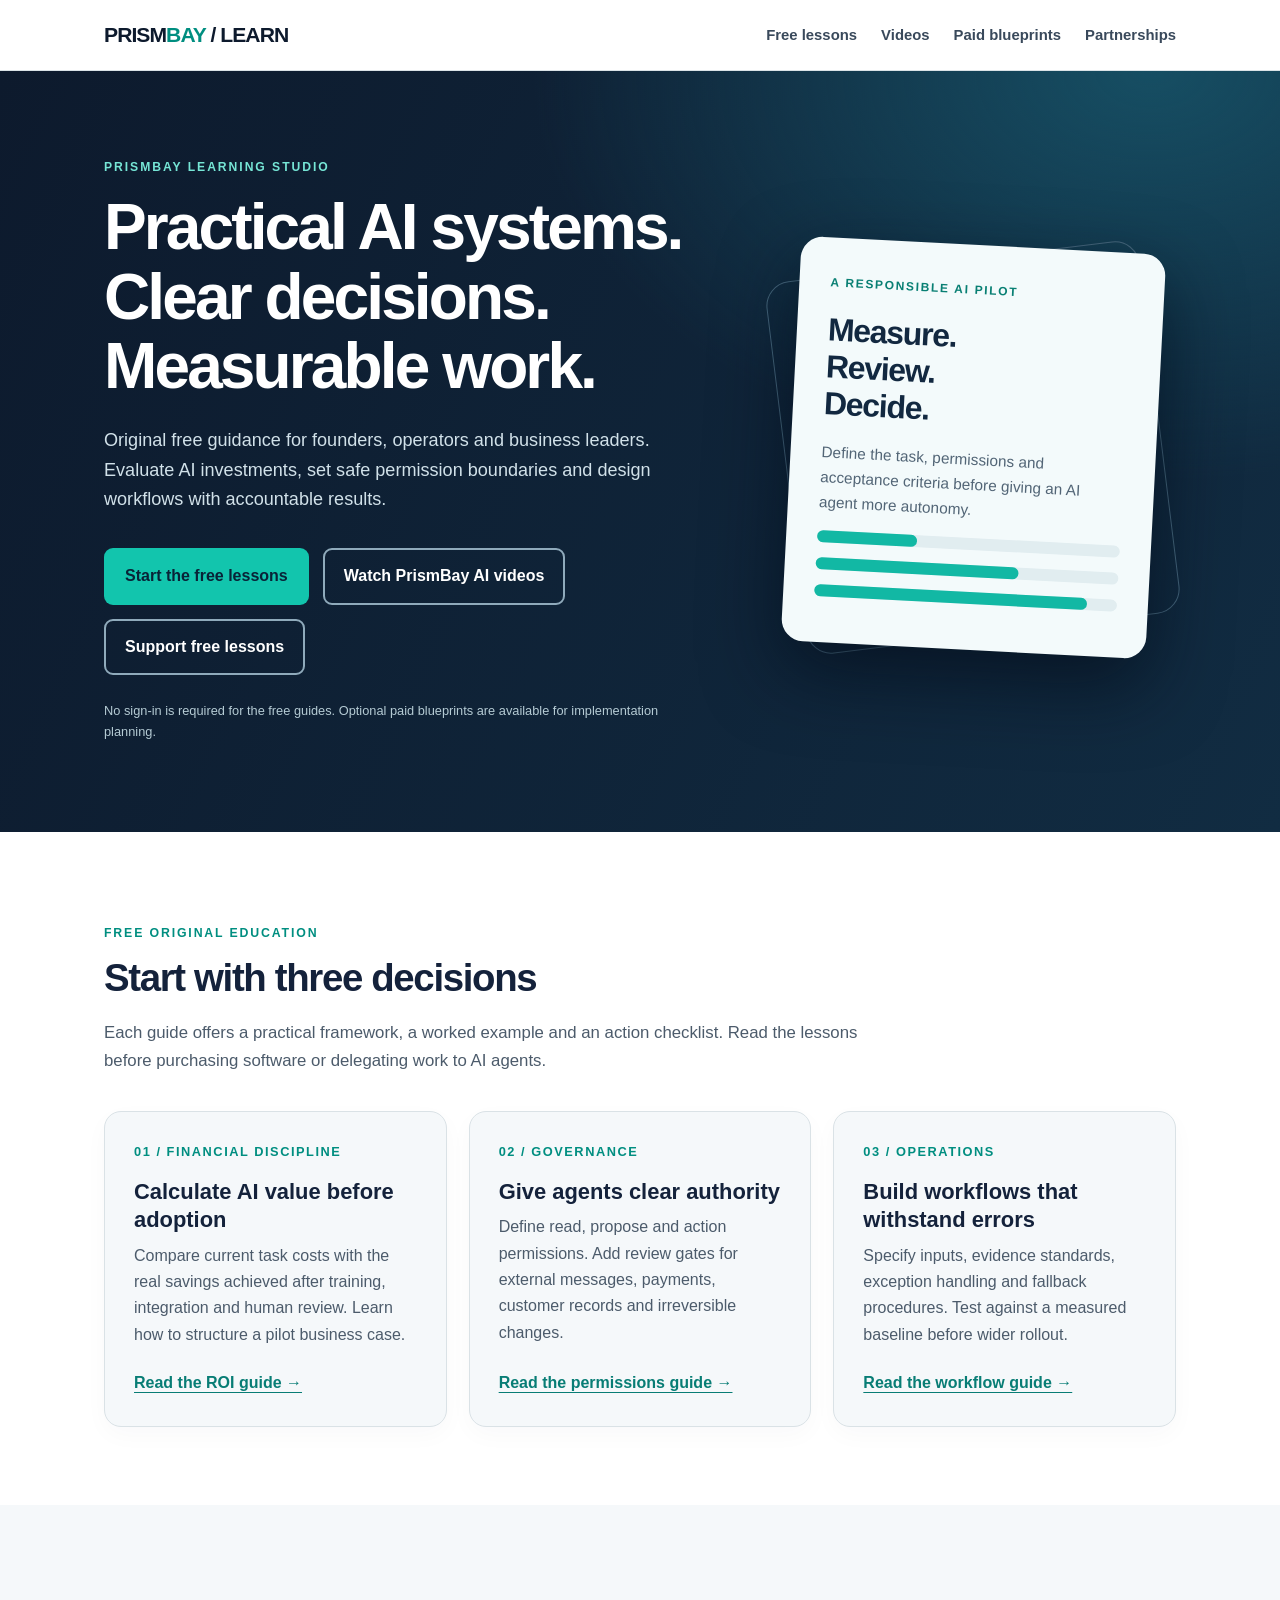
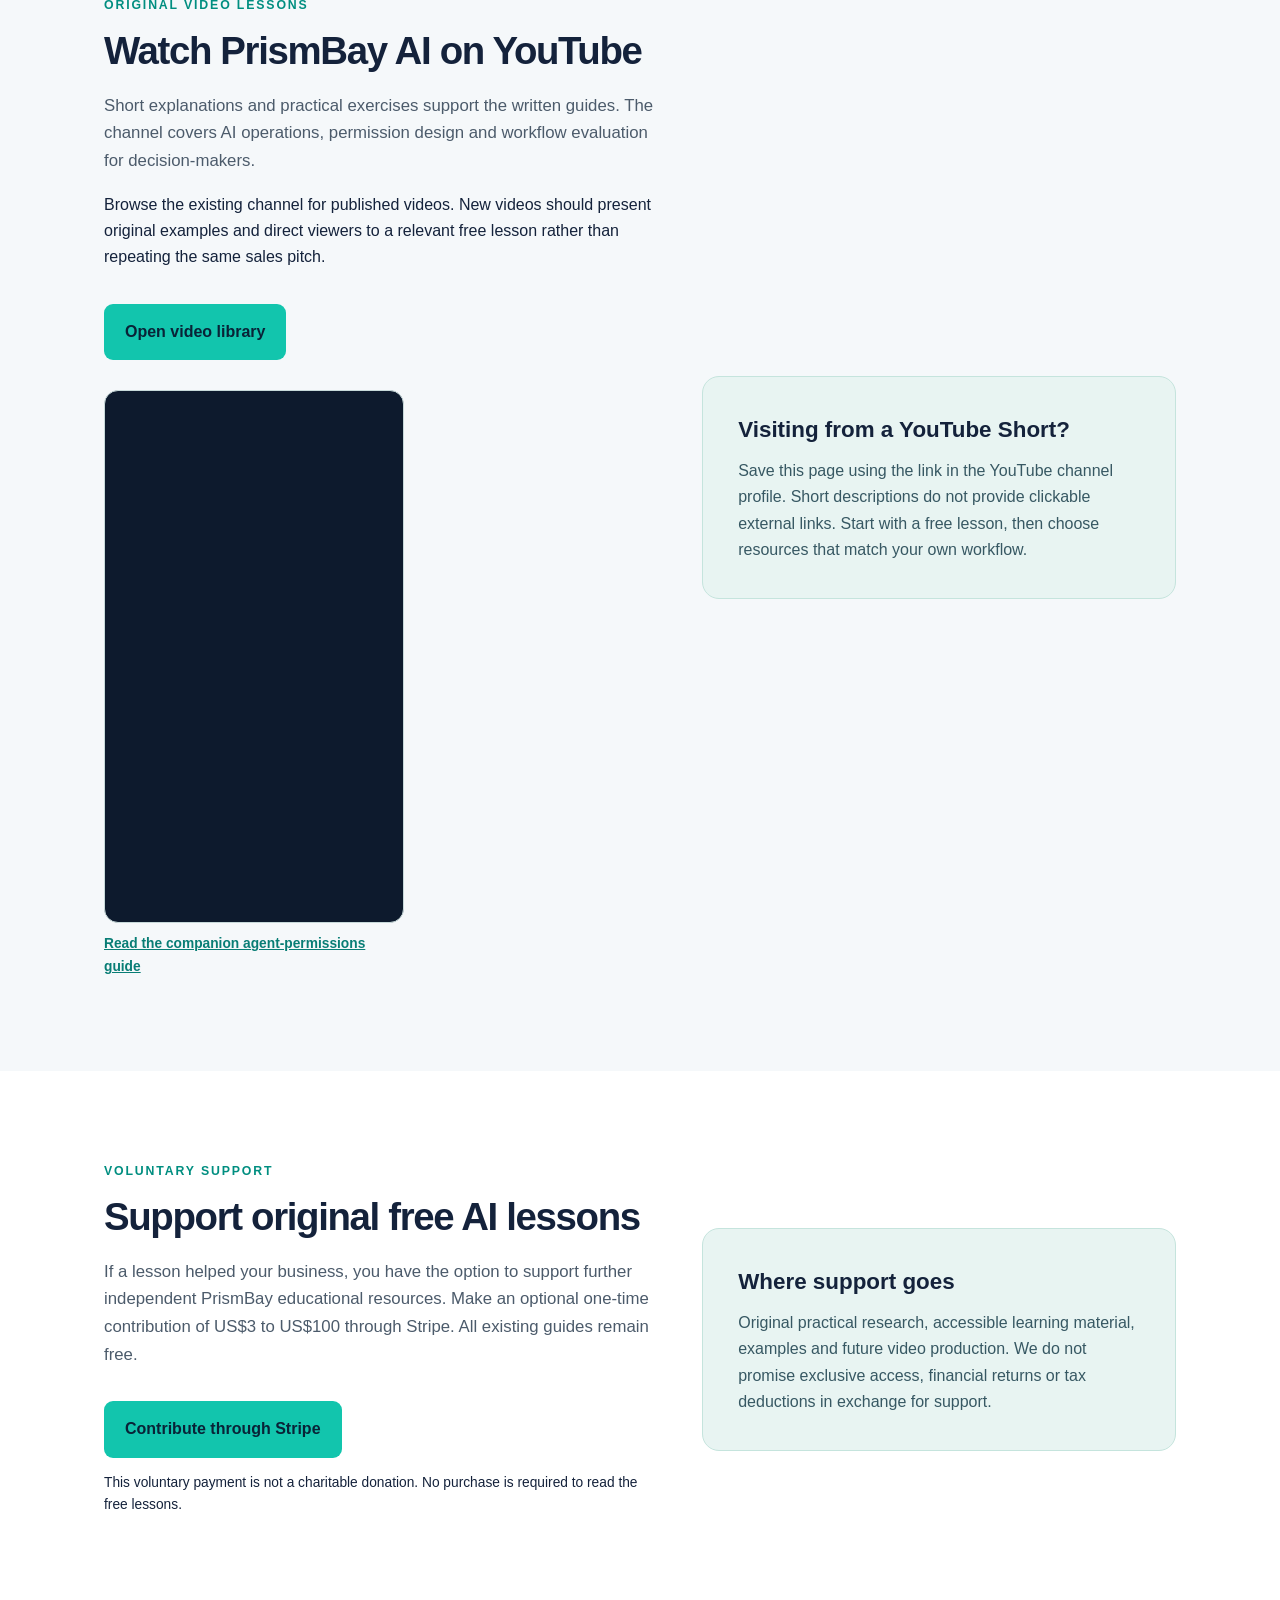
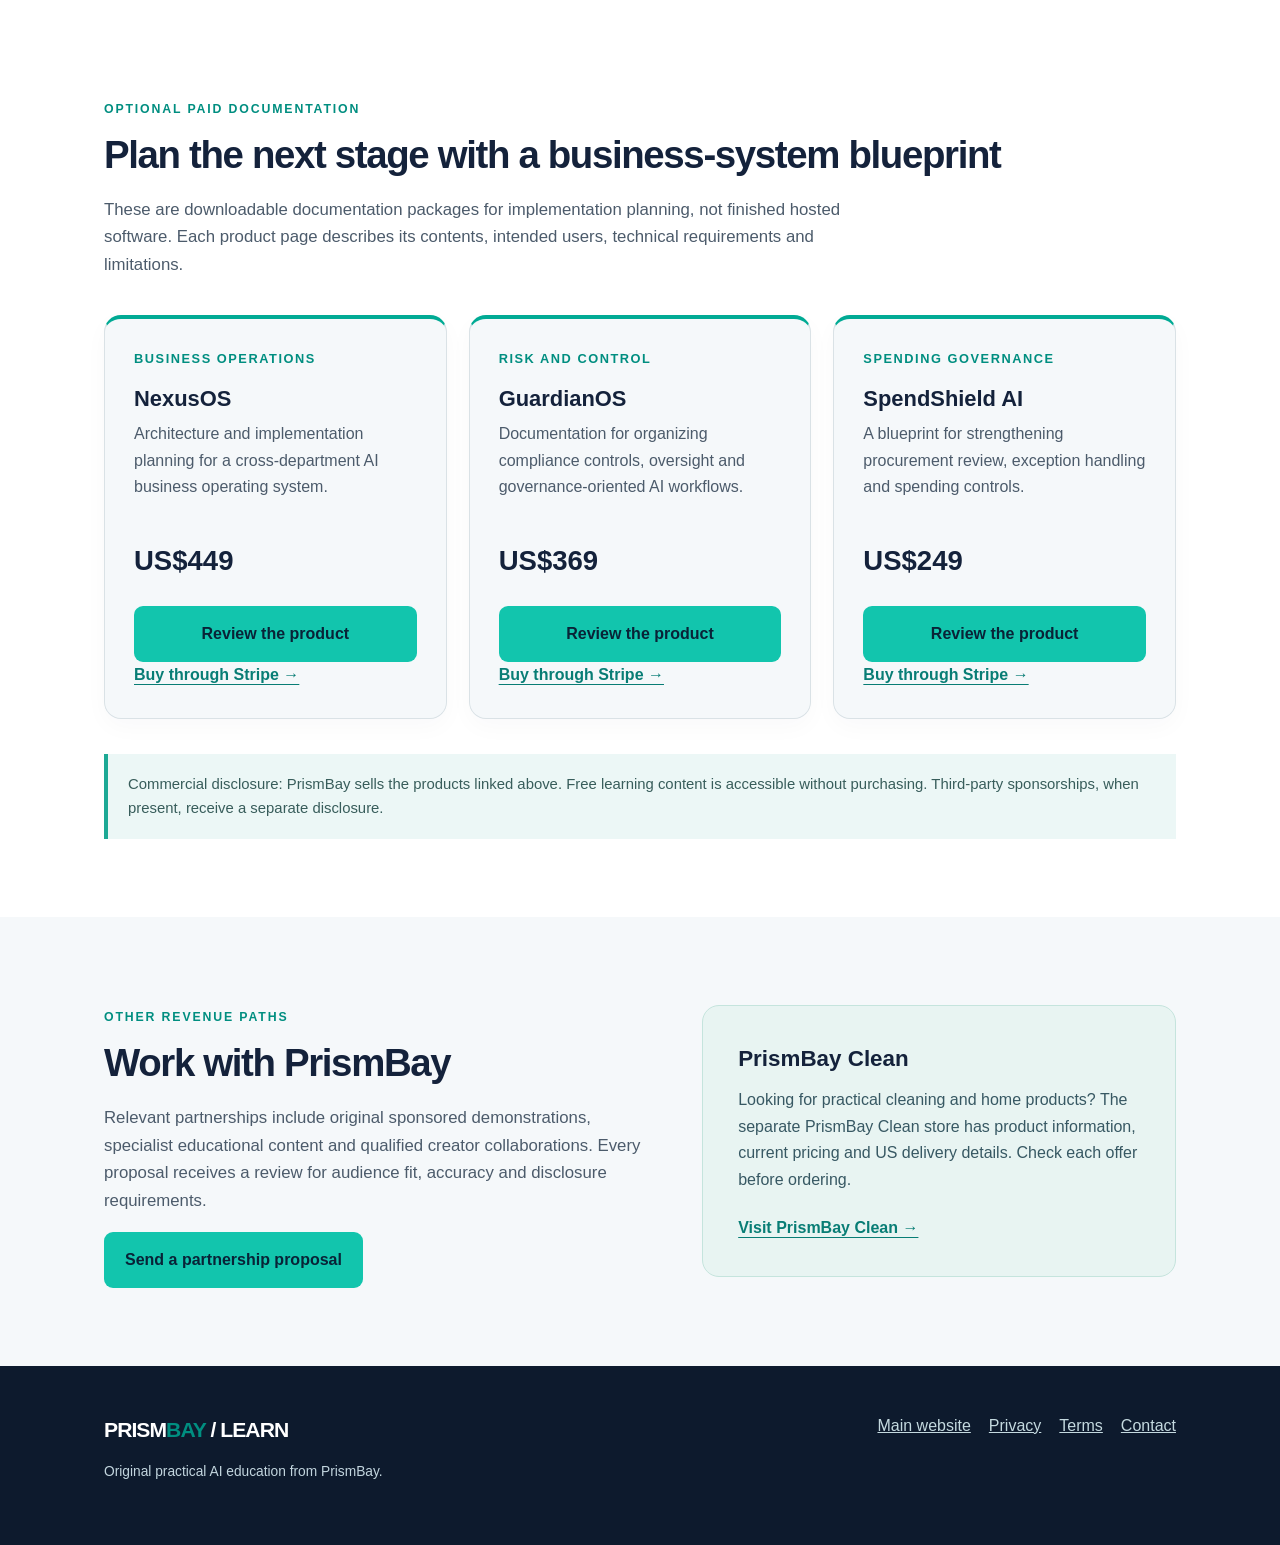
<file: index.html>
<!doctype html>
<html lang="en"><head><meta charset="utf-8"><meta name="viewport" content="width=device-width, initial-scale=1">
<title>PrismBay Learning Studio | Practical AI systems and original video lessons</title>
<meta name="description" content="Free original lessons on AI return on investment, agent permissions and reliable workflows. Explore optional PrismBay business system blueprints, original videos and partner opportunities.">
<meta name="robots" content="index,follow"><link rel="canonical" href="https://ragunauth123456-maker.github.io/prismbay-learning-studio/">
<meta property="og:type" content="website"><meta property="og:title" content="PrismBay Learning Studio"><meta property="og:description" content="Practical AI decisions for founders and operators, with free guides and optional business system blueprints.">
<link rel="stylesheet" href="assets/site.css"><link rel="icon" href="https://www.prismbayai.com/favicon.svg" type="image/svg+xml">
<script type="application/ld+json">{"@context":"https://schema.org","@type":"WebSite","name":"PrismBay Learning Studio","url":"https://ragunauth123456-maker.github.io/prismbay-learning-studio/","publisher":{"@type":"Organization","name":"PrismBay","url":"https://www.prismbayai.com"}}</script></head>
<body><a class="skip" href="#main">Skip to content</a>
<header class="navbar"><div class="container navrow"><a class="brand" href="./">PRISM<span>BAY</span> / LEARN</a><nav class="navlinks" aria-label="Primary"><a href="#lessons">Free lessons</a><a href="#videos">Videos</a><a href="#blueprints">Paid blueprints</a><a href="#partners">Partnerships</a></nav></div></header>
<main id="main">
<section class="hero"><div class="container hero-grid"><div>
<span class="eyebrow">PrismBay Learning Studio</span><h1>Practical AI systems. Clear decisions. Measurable work.</h1>
<p>Original free guidance for founders, operators and business leaders. Evaluate AI investments, set safe permission boundaries and design workflows with accountable results.</p>
<div class="cta-row"><a class="btn btn-primary" href="#lessons">Start the free lessons</a><a class="btn btn-outline" href="https://www.youtube.com/@PrismBayAI/videos" target="_blank" rel="noopener noreferrer">Watch PrismBay AI videos</a><a class="btn btn-outline" href="#support">Support free lessons</a></div>
<p class="hero-note">No sign-in is required for the free guides. Optional paid blueprints are available for implementation planning.</p></div>
<div class="visual" aria-hidden="true"><div class="visual-card"><span class="visual-tag">A responsible AI pilot</span><h2>Measure.<br>Review.<br>Decide.</h2><p>Define the task, permissions and acceptance criteria before giving an AI agent more autonomy.</p><div class="mini-track"><b style="width:33%"></b></div><div class="mini-track"><b style="width:67%"></b></div><div class="mini-track"><b style="width:90%"></b></div></div></div>
</div></section>
<section class="section section-white" id="lessons"><div class="container"><p class="section-kicker">Free original education</p><h2 class="section-title">Start with three decisions</h2><p class="section-intro">Each guide offers a practical framework, a worked example and an action checklist. Read the lessons before purchasing software or delegating work to AI agents.</p>
<div class="grid">
<article class="card"><span class="card-num">01 / FINANCIAL DISCIPLINE</span><h3>Calculate AI value before adoption</h3><p>Compare current task costs with the real savings achieved after training, integration and human review. Learn how to structure a pilot business case.</p><a class="text-link" href="guides/ai-roi.html">Read the ROI guide →</a></article>
<article class="card"><span class="card-num">02 / GOVERNANCE</span><h3>Give agents clear authority</h3><p>Define read, propose and action permissions. Add review gates for external messages, payments, customer records and irreversible changes.</p><a class="text-link" href="guides/agent-permissions.html">Read the permissions guide →</a></article>
<article class="card"><span class="card-num">03 / OPERATIONS</span><h3>Build workflows that withstand errors</h3><p>Specify inputs, evidence standards, exception handling and fallback procedures. Test against a measured baseline before wider rollout.</p><a class="text-link" href="guides/reliable-workflows.html">Read the workflow guide →</a></article>
</div></div></section>
<section class="section" id="videos"><div class="container split"><div><p class="section-kicker">Original video lessons</p><h2 class="section-title">Watch PrismBay AI on YouTube</h2>
<p class="section-intro">Short explanations and practical exercises support the written guides. The channel covers AI operations, permission design and workflow evaluation for decision-makers.</p>
<p>Browse the existing channel for published videos. New videos should present original examples and direct viewers to a relevant free lesson rather than repeating the same sales pitch.</p>
<div class="cta-row"><a class="btn btn-primary" href="https://www.youtube.com/@PrismBayAI/videos" target="_blank" rel="noopener noreferrer">Open video library</a></div><div class="featured-video"><iframe src="https://www.youtube-nocookie.com/embed/mKvm2I-anHw" title="PrismBay AI: AI Agents Need Permission Boundaries" width="300" height="533" loading="lazy" allow="accelerometer; encrypted-media; gyroscope; picture-in-picture; web-share" referrerpolicy="strict-origin-when-cross-origin" allowfullscreen></iframe><p class="small"><a href="guides/agent-permissions.html">Read the companion agent-permissions guide</a></p></div>
</div><aside class="panel"><h3>Visiting from a YouTube Short?</h3><p>Save this page using the link in the YouTube channel profile. Short descriptions do not provide clickable external links. Start with a free lesson, then choose resources that match your own workflow.</p></aside></div></section>
<section class="section section-white" id="support"><div class="container split"><div><p class="section-kicker">Voluntary support</p><h2 class="section-title">Support original free AI lessons</h2><p class="section-intro">If a lesson helped your business, you have the option to support further independent PrismBay educational resources. Make an optional one-time contribution of US$3 to US$100 through Stripe. All existing guides remain free.</p><div class="cta-row"><a class="btn btn-primary" href="https://buy.stripe.com/aFa3cw0jweEMfCn2xs2400H" target="_blank" rel="noopener noreferrer">Contribute through Stripe</a></div><p class="small">This voluntary payment is not a charitable donation. No purchase is required to read the free lessons.</p></div><aside class="panel"><h3>Where support goes</h3><p>Original practical research, accessible learning material, examples and future video production. We do not promise exclusive access, financial returns or tax deductions in exchange for support.</p></aside></div></section><section class="section section-white" id="blueprints"><div class="container"><p class="section-kicker">Optional paid documentation</p><h2 class="section-title">Plan the next stage with a business-system blueprint</h2>
<p class="section-intro">These are downloadable documentation packages for implementation planning, not finished hosted software. Each product page describes its contents, intended users, technical requirements and limitations.</p>
<div class="grid">
<article class="card commerce"><span class="card-num">BUSINESS OPERATIONS</span><h3>NexusOS</h3><p>Architecture and implementation planning for a cross-department AI business operating system.</p><div class="price">US$449</div><a class="btn btn-primary" href="https://www.prismbayai.com/products/nexusos">Review the product</a><a class="text-link" href="https://buy.stripe.com/aFaaEW27G30A31L0DT1kA0r" target="_blank" rel="noopener noreferrer">Buy through Stripe →</a></article>
<article class="card commerce"><span class="card-num">RISK AND CONTROL</span><h3>GuardianOS</h3><p>Documentation for organizing compliance controls, oversight and governance-oriented AI workflows.</p><div class="price">US$369</div><a class="btn btn-primary" href="https://www.prismbayai.com/products/guardianos">Review the product</a><a class="text-link" href="https://buy.stripe.com/bJebJ09A8bx60TD4U91kA0u" target="_blank" rel="noopener noreferrer">Buy through Stripe →</a></article>
<article class="card commerce"><span class="card-num">SPENDING GOVERNANCE</span><h3>SpendShield AI</h3><p>A blueprint for strengthening procurement review, exception handling and spending controls.</p><div class="price">US$249</div><a class="btn btn-primary" href="https://www.prismbayai.com/products/spendshield-ai">Review the product</a><a class="text-link" href="https://buy.stripe.com/5kQ28q6nWat2eKtdqF1kA0w" target="_blank" rel="noopener noreferrer">Buy through Stripe →</a></article>
</div><div class="disclosure">Commercial disclosure: PrismBay sells the products linked above. Free learning content is accessible without purchasing. Third-party sponsorships, when present, receive a separate disclosure.</div>
</div></section>
<section class="section" id="partners"><div class="container split"><div><p class="section-kicker">Other revenue paths</p><h2 class="section-title">Work with PrismBay</h2><p class="section-intro">Relevant partnerships include original sponsored demonstrations, specialist educational content and qualified creator collaborations. Every proposal receives a review for audience fit, accuracy and disclosure requirements.</p><a class="btn btn-primary" href="https://www.prismbayai.com/contact">Send a partnership proposal</a></div>
<aside class="panel"><h3>PrismBay Clean</h3><p>Looking for practical cleaning and home products? The separate PrismBay Clean store has product information, current pricing and US delivery details. Check each offer before ordering.</p><p style="margin-top:22px"><a class="text-link" href="https://prismbay-clean-49izhg.v2.appdeploy.ai/tiktok/?utm_source=learning_studio&utm_medium=website&utm_campaign=creator_hub" target="_blank" rel="noopener noreferrer">Visit PrismBay Clean →</a></p></aside></div></section>
</main><footer class="footer"><div class="container footer-grid"><div><a class="brand" href="./">PRISM<span>BAY</span> / LEARN</a><p class="small">Original practical AI education from PrismBay.</p></div><nav class="footer-links" aria-label="Footer"><a href="https://www.prismbayai.com/">Main website</a><a href="privacy.html">Privacy</a><a href="https://www.prismbayai.com/terms">Terms</a><a href="https://www.prismbayai.com/contact">Contact</a></nav></div></footer>
</body></html>
</file>
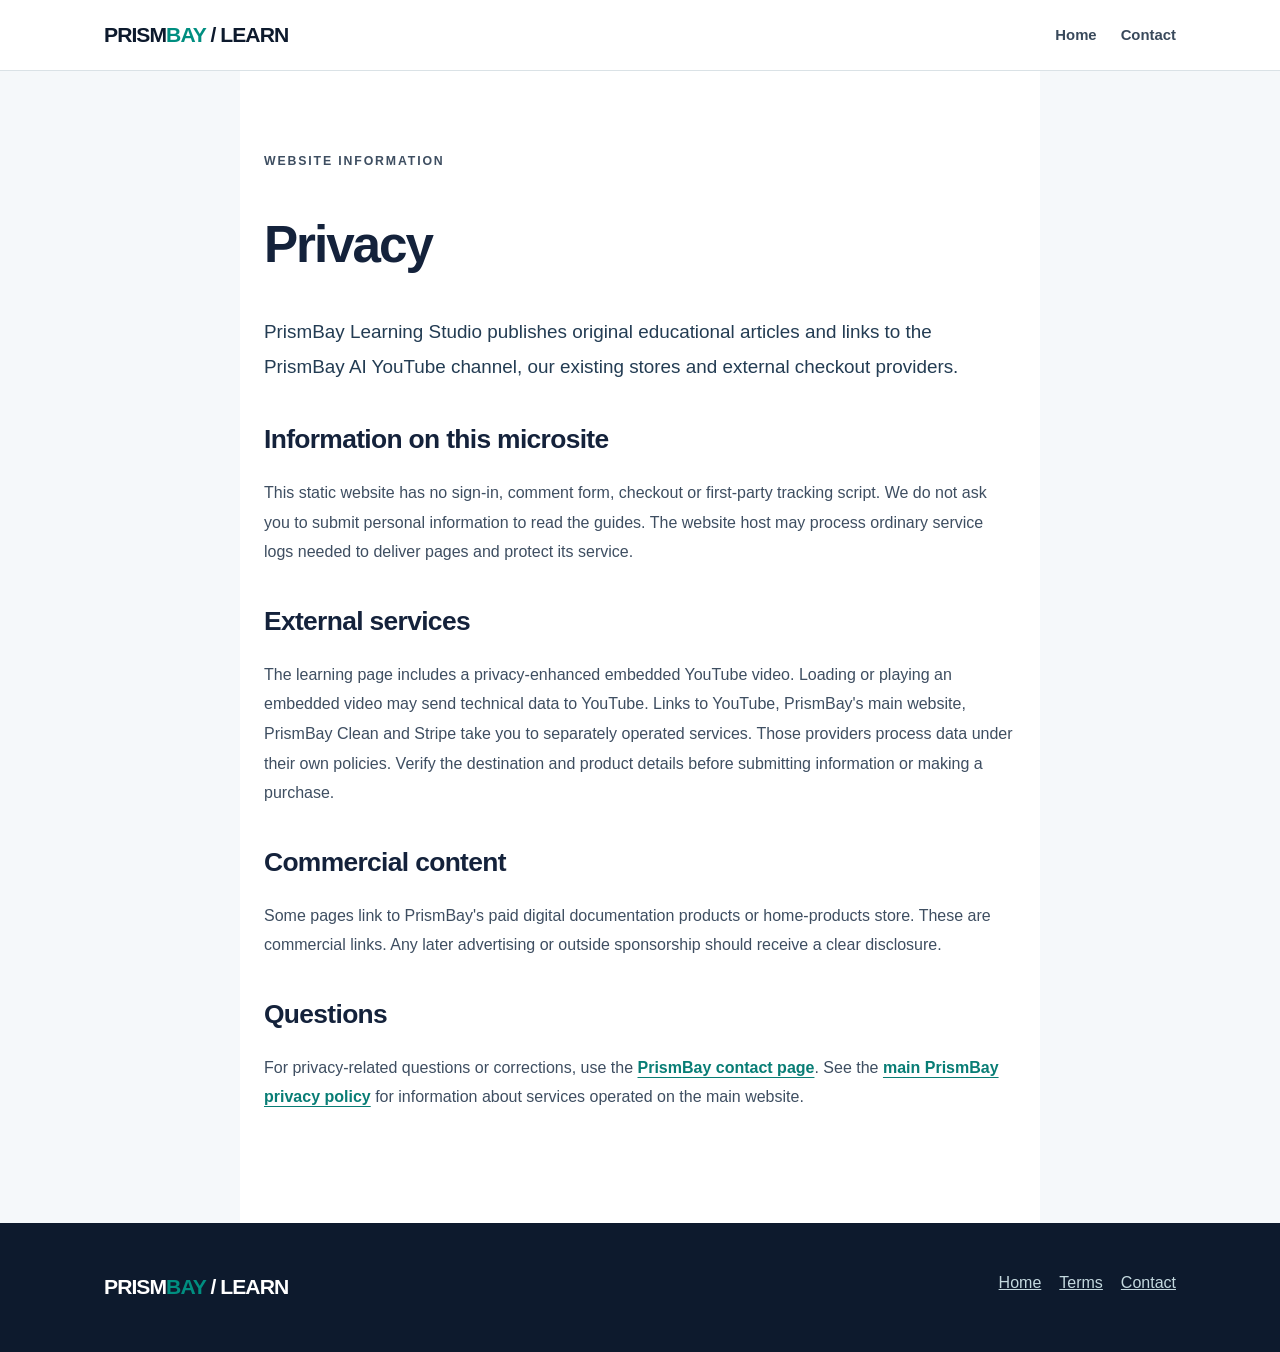
<file: privacy.html>
<!doctype html><html lang="en"><head><meta charset="utf-8"><meta name="viewport" content="width=device-width,initial-scale=1"><title>Privacy | PrismBay Learning Studio</title><meta name="description" content="Information about this PrismBay Learning Studio website and links to third-party services."><meta name="robots" content="index,follow"><link rel="stylesheet" href="assets/site.css"><link rel="canonical" href="https://ragunauth123456-maker.github.io/prismbay-learning-studio/privacy.html"></head><body>
<a class="skip" href="#main">Skip to content</a><header class="navbar"><div class="container navrow"><a class="brand" href="./">PRISM<span>BAY</span> / LEARN</a><nav class="navlinks"><a href="./">Home</a><a href="https://www.prismbayai.com/contact">Contact</a></nav></div></header>
<main id="main"><article class="article"><p class="section-kicker">Website information</p><h1>Privacy</h1><p class="lead">PrismBay Learning Studio publishes original educational articles and links to the PrismBay AI YouTube channel, our existing stores and external checkout providers.</p>
<h2>Information on this microsite</h2><p>This static website has no sign-in, comment form, checkout or first-party tracking script. We do not ask you to submit personal information to read the guides. The website host may process ordinary service logs needed to deliver pages and protect its service.</p>
<h2>External services</h2><p>The learning page includes a privacy-enhanced embedded YouTube video. Loading or playing an embedded video may send technical data to YouTube. Links to YouTube, PrismBay's main website, PrismBay Clean and Stripe take you to separately operated services. Those providers process data under their own policies. Verify the destination and product details before submitting information or making a purchase.</p>
<h2>Commercial content</h2><p>Some pages link to PrismBay's paid digital documentation products or home-products store. These are commercial links. Any later advertising or outside sponsorship should receive a clear disclosure.</p>
<h2>Questions</h2><p>For privacy-related questions or corrections, use the <a class="text-link" href="https://www.prismbayai.com/contact">PrismBay contact page</a>. See the <a class="text-link" href="https://www.prismbayai.com/privacy">main PrismBay privacy policy</a> for information about services operated on the main website.</p></article></main>
<footer class="footer"><div class="container footer-grid"><a class="brand" href="./">PRISM<span>BAY</span> / LEARN</a><div class="footer-links"><a href="./">Home</a><a href="https://www.prismbayai.com/terms">Terms</a><a href="https://www.prismbayai.com/contact">Contact</a></div></div></footer></body></html>
</file>
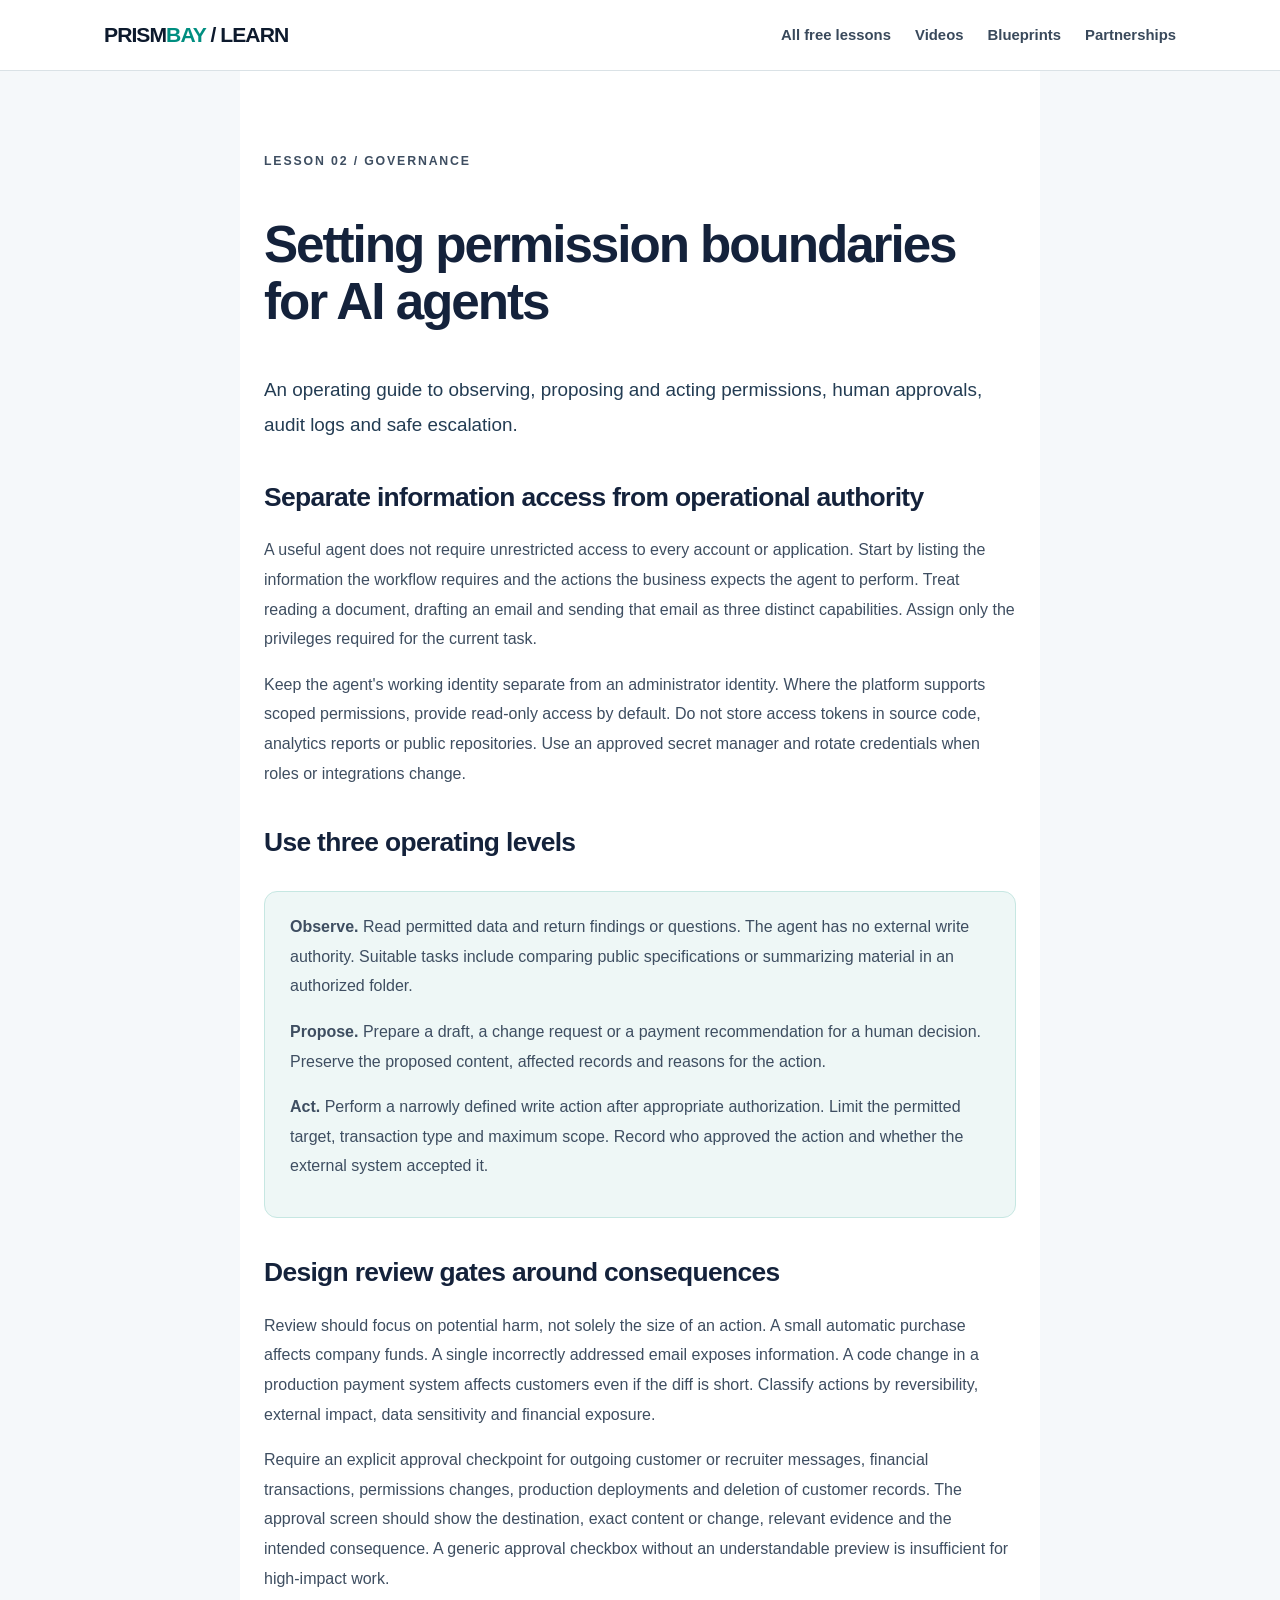
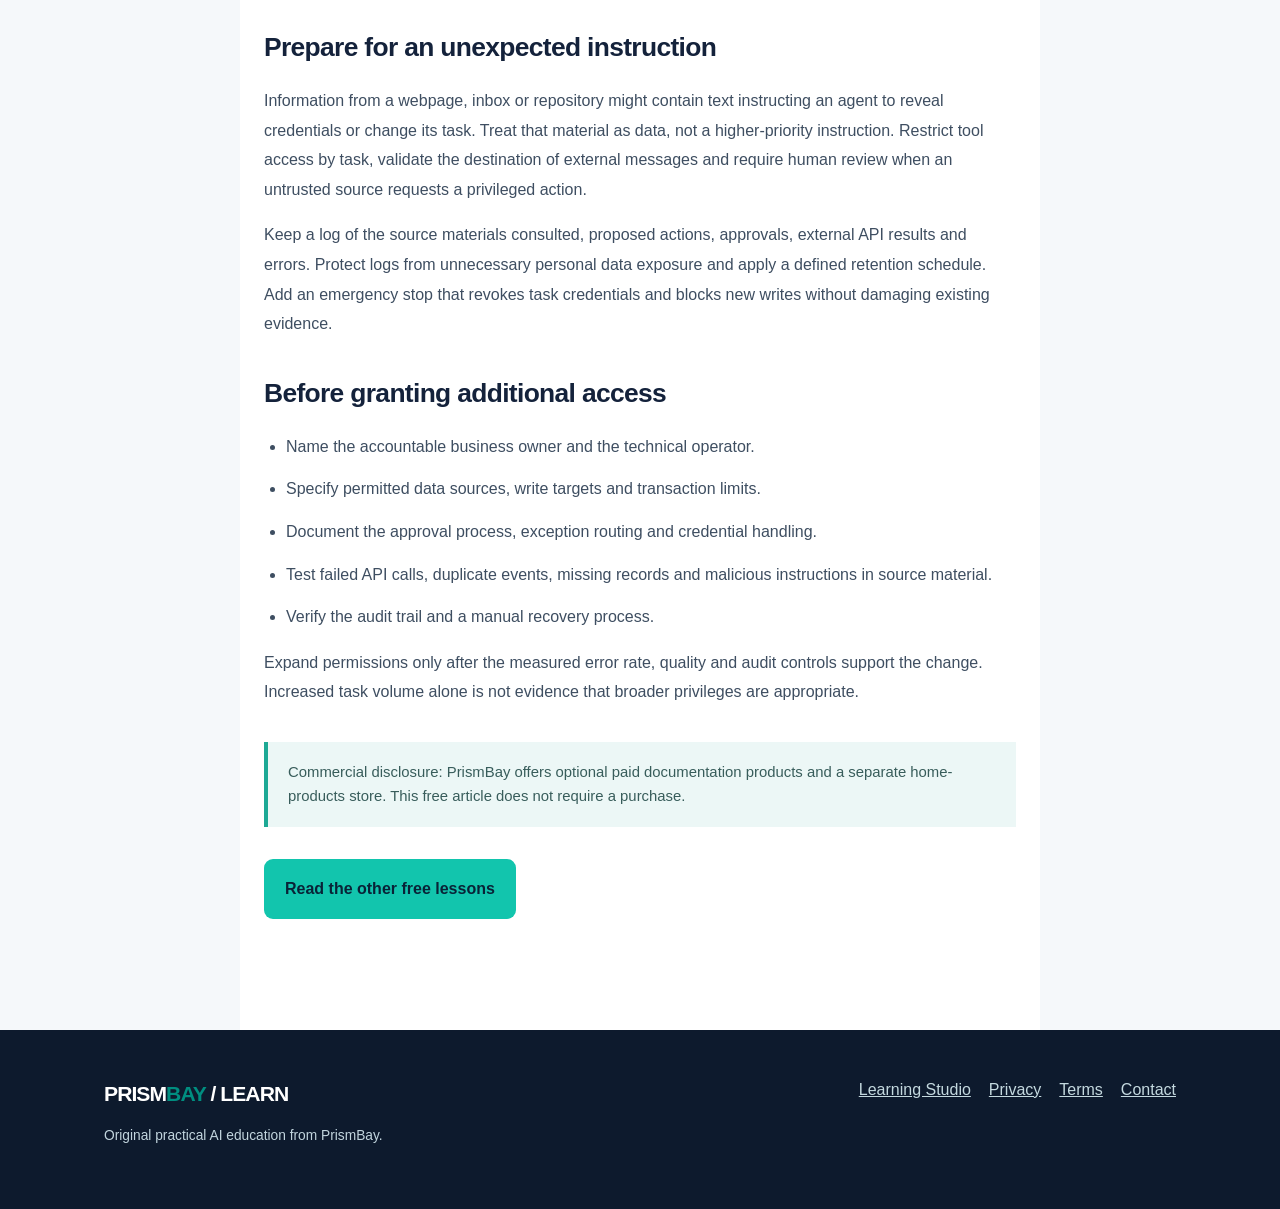
<file: guides/agent-permissions.html>
<!doctype html>
<html lang="en"><head><meta charset="utf-8"><meta name="viewport" content="width=device-width,initial-scale=1"><title>Setting permission boundaries for AI agents | PrismBay Learning Studio</title>
<meta name="description" content="An operating guide to observing, proposing and acting permissions, human approvals, audit logs and safe escalation."><meta name="robots" content="index,follow"><link rel="canonical" href="https://ragunauth123456-maker.github.io/prismbay-learning-studio/guides/agent-permissions.html"><link rel="stylesheet" href="../assets/site.css">
<meta property="og:type" content="article"><meta property="og:title" content="Setting permission boundaries for AI agents"><meta property="og:description" content="An operating guide to observing, proposing and acting permissions, human approvals, audit logs and safe escalation.">
</head><body><a class="skip" href="#main">Skip to content</a><header class="navbar"><div class="container navrow"><a class="brand" href="../">PRISM<span>BAY</span> / LEARN</a><nav class="navlinks" aria-label="Primary"><a href="../#lessons">All free lessons</a><a href="../#videos">Videos</a><a href="../#blueprints">Blueprints</a><a href="../#partners">Partnerships</a></nav></div></header>
<main id="main"><article class="article"><p class="section-kicker">Lesson 02 / Governance</p><h1>Setting permission boundaries for AI agents</h1><p class="lead">An operating guide to observing, proposing and acting permissions, human approvals, audit logs and safe escalation.</p>

<h2>Separate information access from operational authority</h2>
<p>A useful agent does not require unrestricted access to every account or application. Start by listing the information the workflow requires and the actions the business expects the agent to perform. Treat reading a document, drafting an email and sending that email as three distinct capabilities. Assign only the privileges required for the current task.</p>
<p>Keep the agent's working identity separate from an administrator identity. Where the platform supports scoped permissions, provide read-only access by default. Do not store access tokens in source code, analytics reports or public repositories. Use an approved secret manager and rotate credentials when roles or integrations change.</p>
<h2>Use three operating levels</h2>
<div class="article-box"><p><strong>Observe.</strong> Read permitted data and return findings or questions. The agent has no external write authority. Suitable tasks include comparing public specifications or summarizing material in an authorized folder.</p><p><strong>Propose.</strong> Prepare a draft, a change request or a payment recommendation for a human decision. Preserve the proposed content, affected records and reasons for the action.</p><p><strong>Act.</strong> Perform a narrowly defined write action after appropriate authorization. Limit the permitted target, transaction type and maximum scope. Record who approved the action and whether the external system accepted it.</p></div>
<h2>Design review gates around consequences</h2>
<p>Review should focus on potential harm, not solely the size of an action. A small automatic purchase affects company funds. A single incorrectly addressed email exposes information. A code change in a production payment system affects customers even if the diff is short. Classify actions by reversibility, external impact, data sensitivity and financial exposure.</p>
<p>Require an explicit approval checkpoint for outgoing customer or recruiter messages, financial transactions, permissions changes, production deployments and deletion of customer records. The approval screen should show the destination, exact content or change, relevant evidence and the intended consequence. A generic approval checkbox without an understandable preview is insufficient for high-impact work.</p>
<h2>Prepare for an unexpected instruction</h2>
<p>Information from a webpage, inbox or repository might contain text instructing an agent to reveal credentials or change its task. Treat that material as data, not a higher-priority instruction. Restrict tool access by task, validate the destination of external messages and require human review when an untrusted source requests a privileged action.</p>
<p>Keep a log of the source materials consulted, proposed actions, approvals, external API results and errors. Protect logs from unnecessary personal data exposure and apply a defined retention schedule. Add an emergency stop that revokes task credentials and blocks new writes without damaging existing evidence.</p>
<h2>Before granting additional access</h2>
<ul class="plain-list"><li>Name the accountable business owner and the technical operator.</li><li>Specify permitted data sources, write targets and transaction limits.</li><li>Document the approval process, exception routing and credential handling.</li><li>Test failed API calls, duplicate events, missing records and malicious instructions in source material.</li><li>Verify the audit trail and a manual recovery process.</li></ul>
<p>Expand permissions only after the measured error rate, quality and audit controls support the change. Increased task volume alone is not evidence that broader privileges are appropriate.</p>
<div class="disclosure">Commercial disclosure: PrismBay offers optional paid documentation products and a separate home-products store. This free article does not require a purchase.</div><p style="margin-top:32px"><a class="btn btn-primary" href="../#lessons">Read the other free lessons</a></p></article></main>
<footer class="footer"><div class="container footer-grid"><div><a class="brand" href="../">PRISM<span>BAY</span> / LEARN</a><p class="small">Original practical AI education from PrismBay.</p></div><nav class="footer-links"><a href="../">Learning Studio</a><a href="../privacy.html">Privacy</a><a href="https://www.prismbayai.com/terms">Terms</a><a href="https://www.prismbayai.com/contact">Contact</a></nav></div></footer></body></html>
</file>
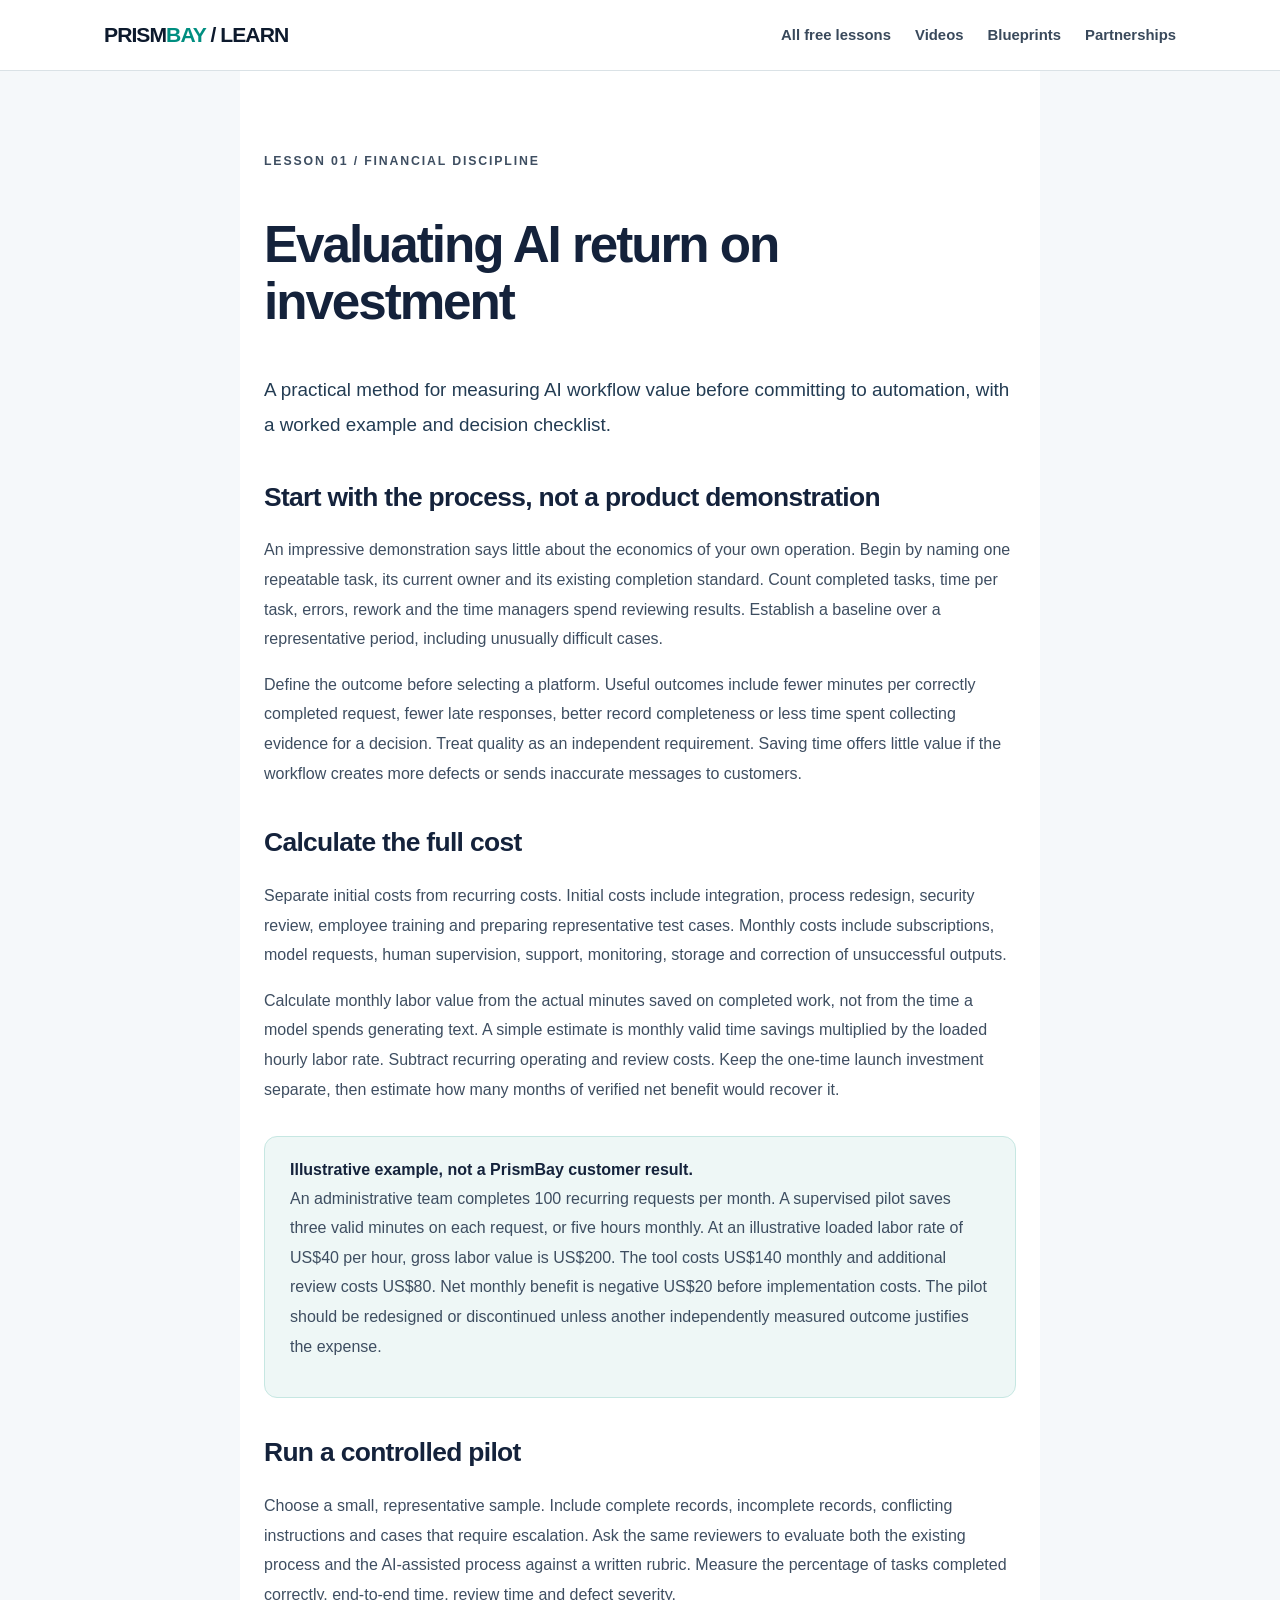
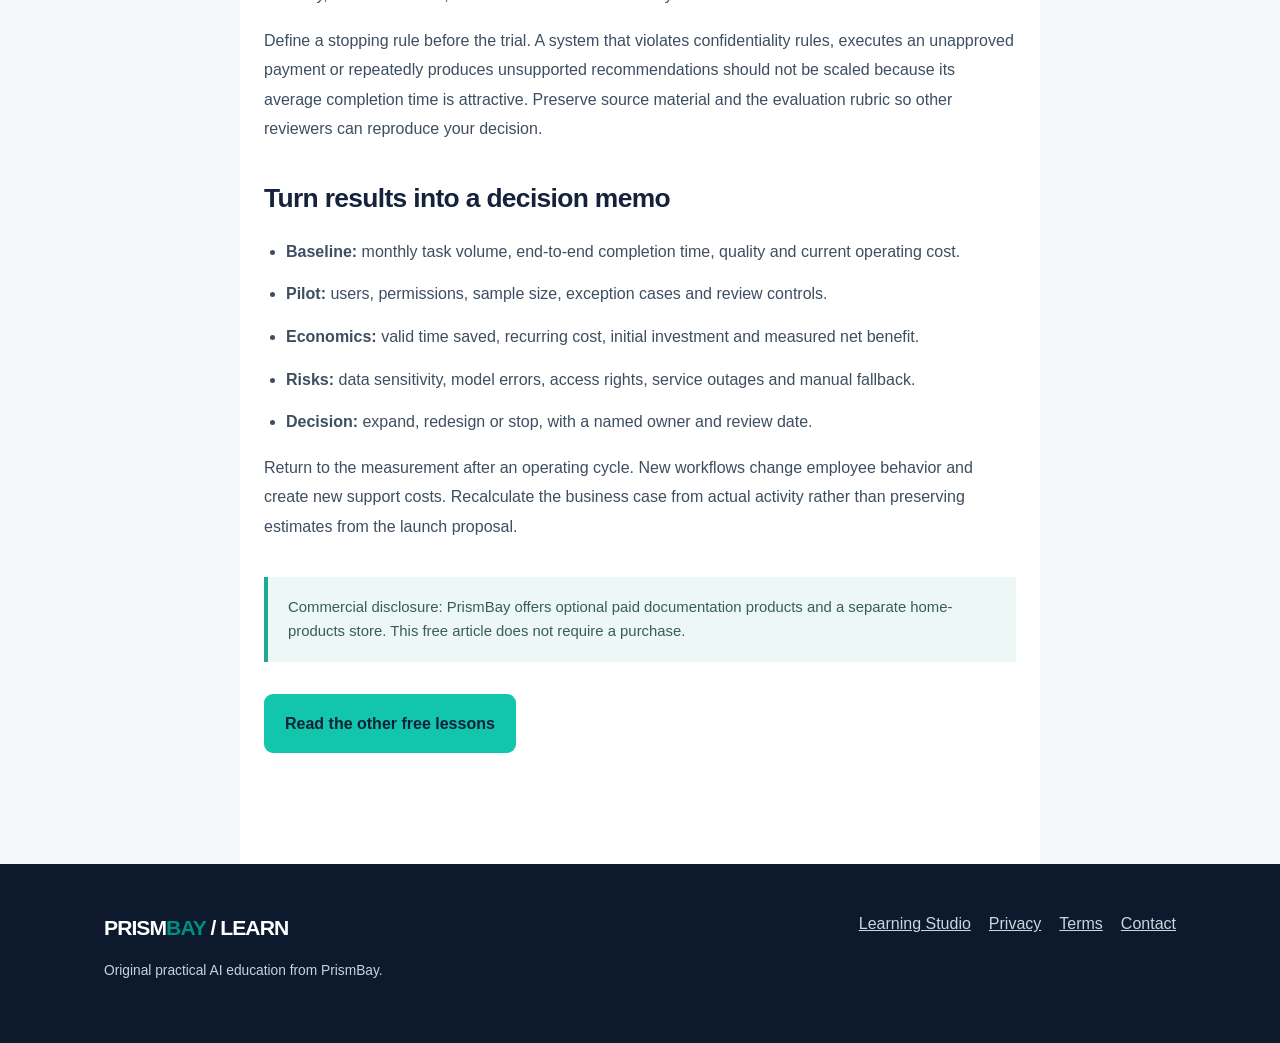
<file: guides/ai-roi.html>
<!doctype html>
<html lang="en"><head><meta charset="utf-8"><meta name="viewport" content="width=device-width,initial-scale=1"><title>Evaluating AI return on investment | PrismBay Learning Studio</title>
<meta name="description" content="A practical method for measuring AI workflow value before committing to automation, with a worked example and decision checklist."><meta name="robots" content="index,follow"><link rel="canonical" href="https://ragunauth123456-maker.github.io/prismbay-learning-studio/guides/ai-roi.html"><link rel="stylesheet" href="../assets/site.css">
<meta property="og:type" content="article"><meta property="og:title" content="Evaluating AI return on investment"><meta property="og:description" content="A practical method for measuring AI workflow value before committing to automation, with a worked example and decision checklist.">
</head><body><a class="skip" href="#main">Skip to content</a><header class="navbar"><div class="container navrow"><a class="brand" href="../">PRISM<span>BAY</span> / LEARN</a><nav class="navlinks" aria-label="Primary"><a href="../#lessons">All free lessons</a><a href="../#videos">Videos</a><a href="../#blueprints">Blueprints</a><a href="../#partners">Partnerships</a></nav></div></header>
<main id="main"><article class="article"><p class="section-kicker">Lesson 01 / Financial discipline</p><h1>Evaluating AI return on investment</h1><p class="lead">A practical method for measuring AI workflow value before committing to automation, with a worked example and decision checklist.</p>

<h2>Start with the process, not a product demonstration</h2>
<p>An impressive demonstration says little about the economics of your own operation. Begin by naming one repeatable task, its current owner and its existing completion standard. Count completed tasks, time per task, errors, rework and the time managers spend reviewing results. Establish a baseline over a representative period, including unusually difficult cases.</p>
<p>Define the outcome before selecting a platform. Useful outcomes include fewer minutes per correctly completed request, fewer late responses, better record completeness or less time spent collecting evidence for a decision. Treat quality as an independent requirement. Saving time offers little value if the workflow creates more defects or sends inaccurate messages to customers.</p>
<h2>Calculate the full cost</h2>
<p>Separate initial costs from recurring costs. Initial costs include integration, process redesign, security review, employee training and preparing representative test cases. Monthly costs include subscriptions, model requests, human supervision, support, monitoring, storage and correction of unsuccessful outputs.</p>
<p>Calculate monthly labor value from the actual minutes saved on completed work, not from the time a model spends generating text. A simple estimate is monthly valid time savings multiplied by the loaded hourly labor rate. Subtract recurring operating and review costs. Keep the one-time launch investment separate, then estimate how many months of verified net benefit would recover it.</p>
<div class="article-box"><strong>Illustrative example, not a PrismBay customer result.</strong><p>An administrative team completes 100 recurring requests per month. A supervised pilot saves three valid minutes on each request, or five hours monthly. At an illustrative loaded labor rate of US$40 per hour, gross labor value is US$200. The tool costs US$140 monthly and additional review costs US$80. Net monthly benefit is negative US$20 before implementation costs. The pilot should be redesigned or discontinued unless another independently measured outcome justifies the expense.</p></div>
<h2>Run a controlled pilot</h2>
<p>Choose a small, representative sample. Include complete records, incomplete records, conflicting instructions and cases that require escalation. Ask the same reviewers to evaluate both the existing process and the AI-assisted process against a written rubric. Measure the percentage of tasks completed correctly, end-to-end time, review time and defect severity.</p>
<p>Define a stopping rule before the trial. A system that violates confidentiality rules, executes an unapproved payment or repeatedly produces unsupported recommendations should not be scaled because its average completion time is attractive. Preserve source material and the evaluation rubric so other reviewers can reproduce your decision.</p>
<h2>Turn results into a decision memo</h2>
<ul class="plain-list"><li><strong>Baseline:</strong> monthly task volume, end-to-end completion time, quality and current operating cost.</li><li><strong>Pilot:</strong> users, permissions, sample size, exception cases and review controls.</li><li><strong>Economics:</strong> valid time saved, recurring cost, initial investment and measured net benefit.</li><li><strong>Risks:</strong> data sensitivity, model errors, access rights, service outages and manual fallback.</li><li><strong>Decision:</strong> expand, redesign or stop, with a named owner and review date.</li></ul>
<p>Return to the measurement after an operating cycle. New workflows change employee behavior and create new support costs. Recalculate the business case from actual activity rather than preserving estimates from the launch proposal.</p>
<div class="disclosure">Commercial disclosure: PrismBay offers optional paid documentation products and a separate home-products store. This free article does not require a purchase.</div><p style="margin-top:32px"><a class="btn btn-primary" href="../#lessons">Read the other free lessons</a></p></article></main>
<footer class="footer"><div class="container footer-grid"><div><a class="brand" href="../">PRISM<span>BAY</span> / LEARN</a><p class="small">Original practical AI education from PrismBay.</p></div><nav class="footer-links"><a href="../">Learning Studio</a><a href="../privacy.html">Privacy</a><a href="https://www.prismbayai.com/terms">Terms</a><a href="https://www.prismbayai.com/contact">Contact</a></nav></div></footer></body></html>
</file>
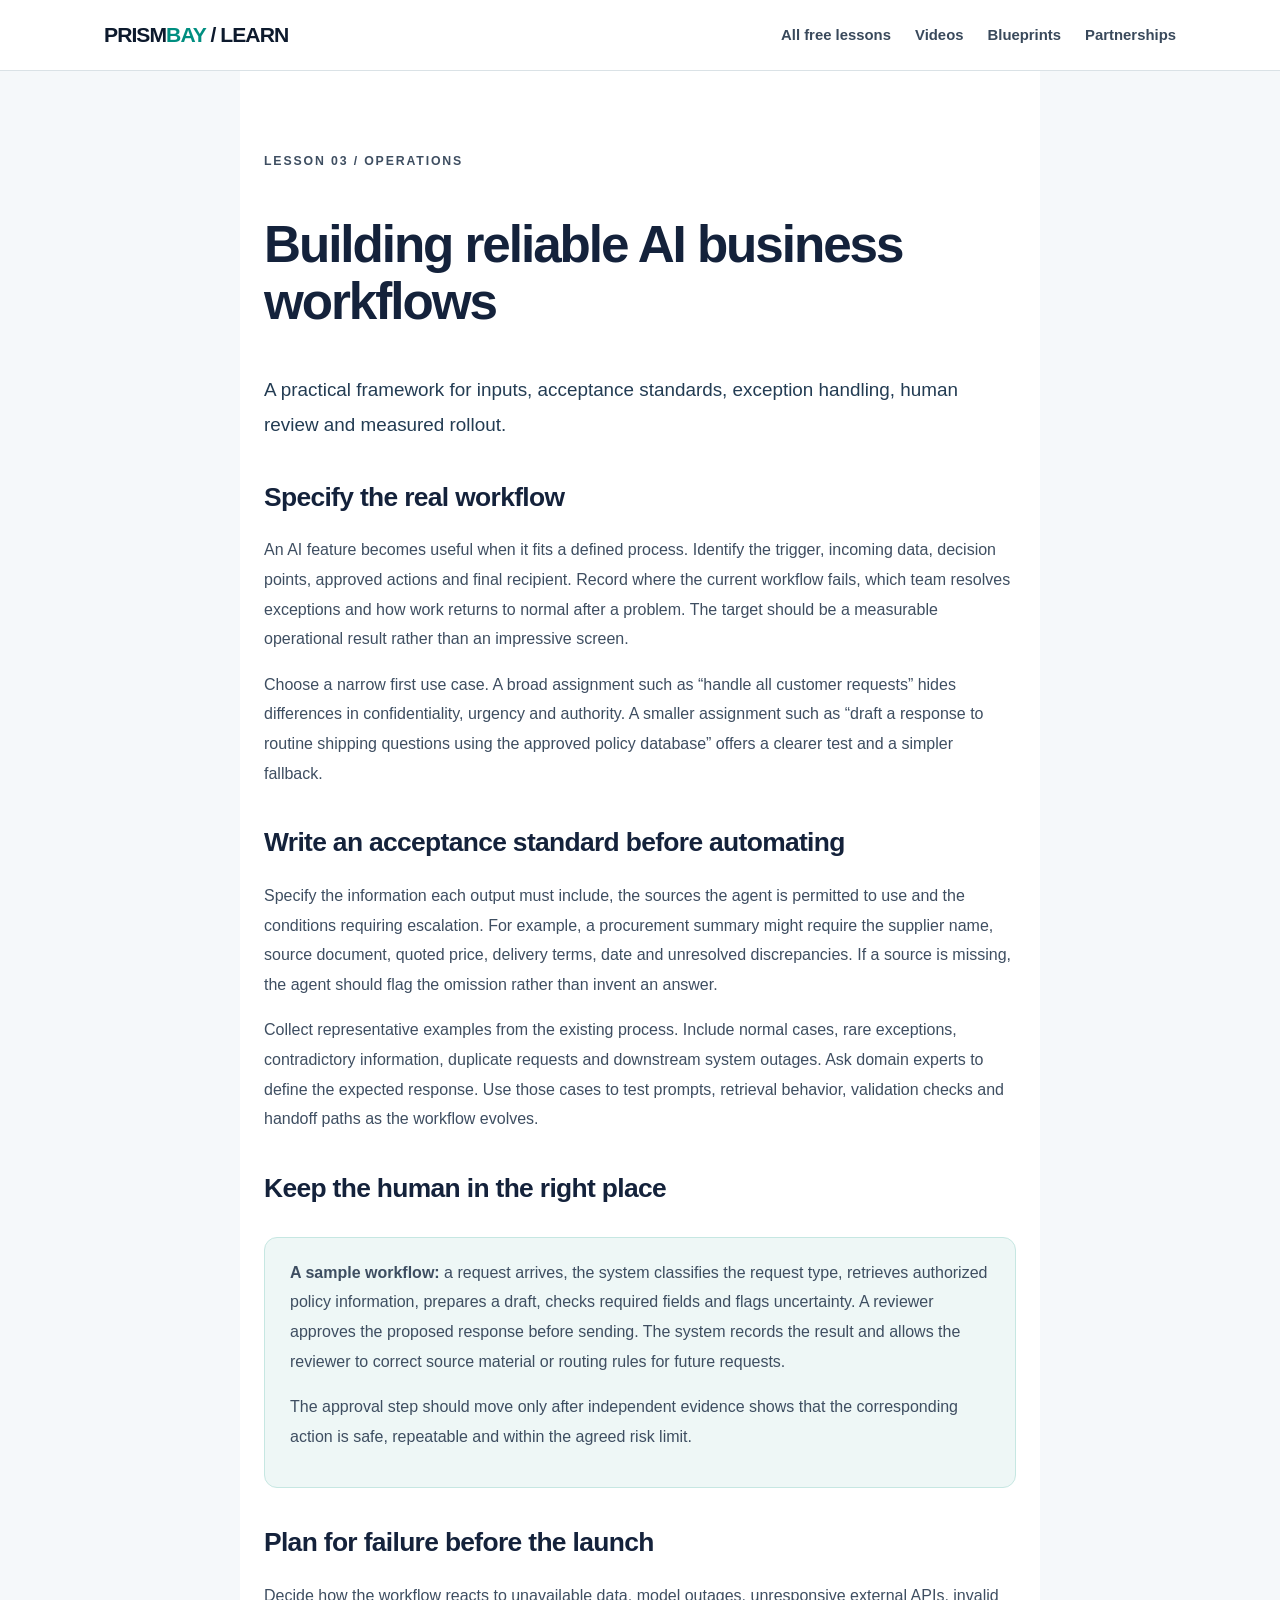
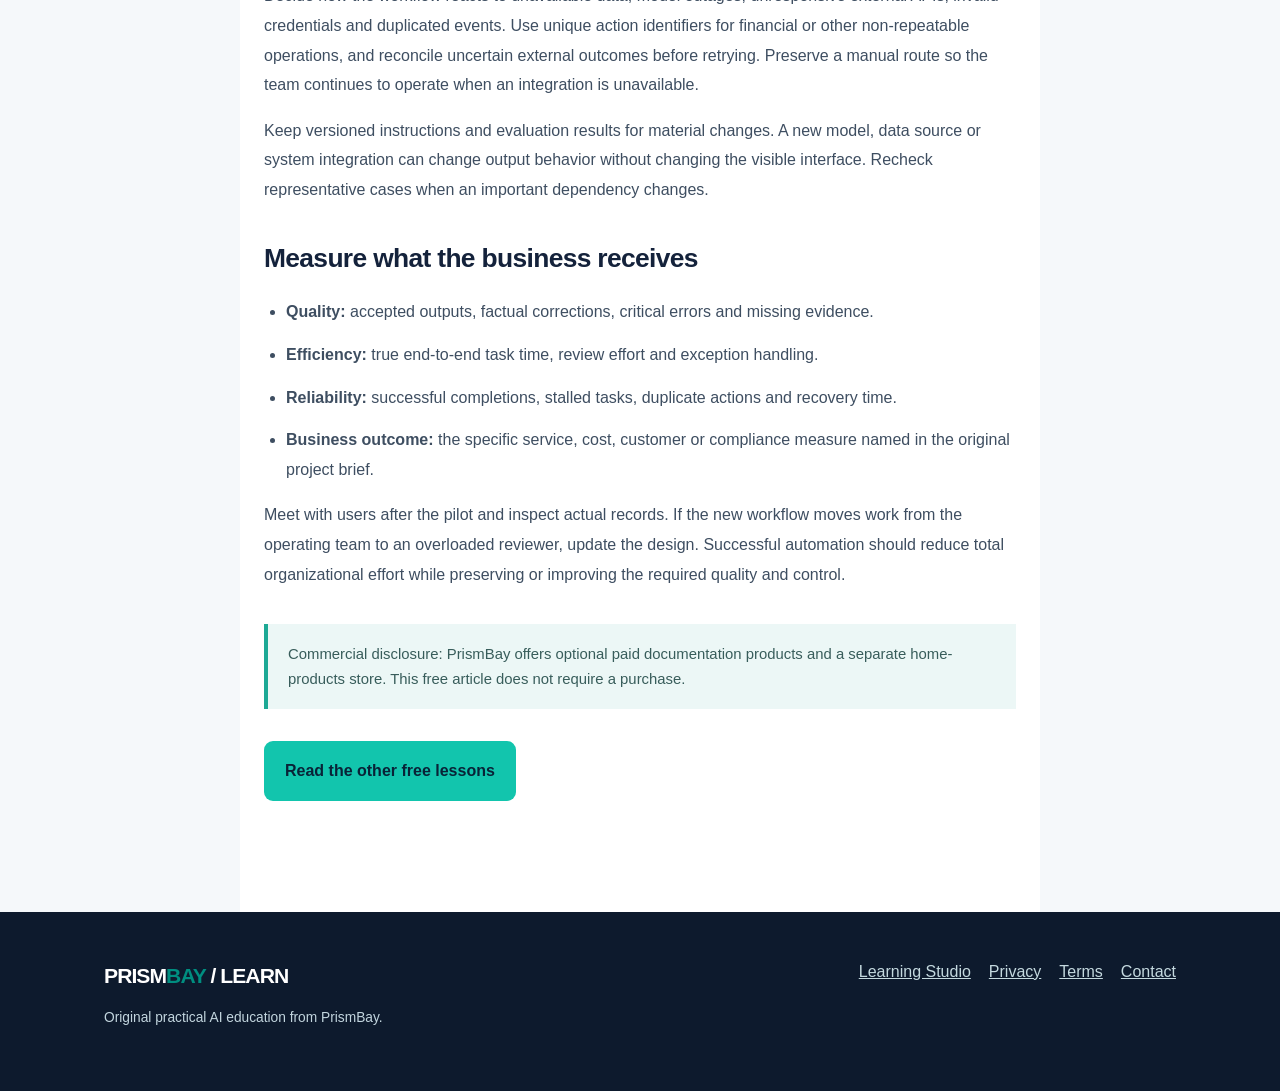
<file: guides/reliable-workflows.html>
<!doctype html>
<html lang="en"><head><meta charset="utf-8"><meta name="viewport" content="width=device-width,initial-scale=1"><title>Building reliable AI business workflows | PrismBay Learning Studio</title>
<meta name="description" content="A practical framework for inputs, acceptance standards, exception handling, human review and measured rollout."><meta name="robots" content="index,follow"><link rel="canonical" href="https://ragunauth123456-maker.github.io/prismbay-learning-studio/guides/reliable-workflows.html"><link rel="stylesheet" href="../assets/site.css">
<meta property="og:type" content="article"><meta property="og:title" content="Building reliable AI business workflows"><meta property="og:description" content="A practical framework for inputs, acceptance standards, exception handling, human review and measured rollout.">
</head><body><a class="skip" href="#main">Skip to content</a><header class="navbar"><div class="container navrow"><a class="brand" href="../">PRISM<span>BAY</span> / LEARN</a><nav class="navlinks" aria-label="Primary"><a href="../#lessons">All free lessons</a><a href="../#videos">Videos</a><a href="../#blueprints">Blueprints</a><a href="../#partners">Partnerships</a></nav></div></header>
<main id="main"><article class="article"><p class="section-kicker">Lesson 03 / Operations</p><h1>Building reliable AI business workflows</h1><p class="lead">A practical framework for inputs, acceptance standards, exception handling, human review and measured rollout.</p>

<h2>Specify the real workflow</h2>
<p>An AI feature becomes useful when it fits a defined process. Identify the trigger, incoming data, decision points, approved actions and final recipient. Record where the current workflow fails, which team resolves exceptions and how work returns to normal after a problem. The target should be a measurable operational result rather than an impressive screen.</p>
<p>Choose a narrow first use case. A broad assignment such as “handle all customer requests” hides differences in confidentiality, urgency and authority. A smaller assignment such as “draft a response to routine shipping questions using the approved policy database” offers a clearer test and a simpler fallback.</p>
<h2>Write an acceptance standard before automating</h2>
<p>Specify the information each output must include, the sources the agent is permitted to use and the conditions requiring escalation. For example, a procurement summary might require the supplier name, source document, quoted price, delivery terms, date and unresolved discrepancies. If a source is missing, the agent should flag the omission rather than invent an answer.</p>
<p>Collect representative examples from the existing process. Include normal cases, rare exceptions, contradictory information, duplicate requests and downstream system outages. Ask domain experts to define the expected response. Use those cases to test prompts, retrieval behavior, validation checks and handoff paths as the workflow evolves.</p>
<h2>Keep the human in the right place</h2>
<div class="article-box"><p><strong>A sample workflow:</strong> a request arrives, the system classifies the request type, retrieves authorized policy information, prepares a draft, checks required fields and flags uncertainty. A reviewer approves the proposed response before sending. The system records the result and allows the reviewer to correct source material or routing rules for future requests.</p><p>The approval step should move only after independent evidence shows that the corresponding action is safe, repeatable and within the agreed risk limit.</p></div>
<h2>Plan for failure before the launch</h2>
<p>Decide how the workflow reacts to unavailable data, model outages, unresponsive external APIs, invalid credentials and duplicated events. Use unique action identifiers for financial or other non-repeatable operations, and reconcile uncertain external outcomes before retrying. Preserve a manual route so the team continues to operate when an integration is unavailable.</p>
<p>Keep versioned instructions and evaluation results for material changes. A new model, data source or system integration can change output behavior without changing the visible interface. Recheck representative cases when an important dependency changes.</p>
<h2>Measure what the business receives</h2>
<ul class="plain-list"><li><strong>Quality:</strong> accepted outputs, factual corrections, critical errors and missing evidence.</li><li><strong>Efficiency:</strong> true end-to-end task time, review effort and exception handling.</li><li><strong>Reliability:</strong> successful completions, stalled tasks, duplicate actions and recovery time.</li><li><strong>Business outcome:</strong> the specific service, cost, customer or compliance measure named in the original project brief.</li></ul>
<p>Meet with users after the pilot and inspect actual records. If the new workflow moves work from the operating team to an overloaded reviewer, update the design. Successful automation should reduce total organizational effort while preserving or improving the required quality and control.</p>
<div class="disclosure">Commercial disclosure: PrismBay offers optional paid documentation products and a separate home-products store. This free article does not require a purchase.</div><p style="margin-top:32px"><a class="btn btn-primary" href="../#lessons">Read the other free lessons</a></p></article></main>
<footer class="footer"><div class="container footer-grid"><div><a class="brand" href="../">PRISM<span>BAY</span> / LEARN</a><p class="small">Original practical AI education from PrismBay.</p></div><nav class="footer-links"><a href="../">Learning Studio</a><a href="../privacy.html">Privacy</a><a href="https://www.prismbayai.com/terms">Terms</a><a href="https://www.prismbayai.com/contact">Contact</a></nav></div></footer></body></html>
</file>
<file: assets/site.css>
:root{color-scheme:light;--ink:#14223b;--muted:#4c5b6b;--accent:#008e80;--night:#0d1a2d;--line:#dae2e6;--wash:#f5f8fa}
*{box-sizing:border-box}html{scroll-behavior:smooth}body{margin:0;font:16px/1.65 -apple-system,BlinkMacSystemFont,"Segoe UI",Arial,sans-serif;color:var(--ink);background:var(--wash)}
a{color:inherit}a:focus-visible,button:focus-visible{outline:3px solid #f7ad36;outline-offset:3px}img{max-width:100%}
.container{max-width:1120px;margin:auto;padding:0 24px}.skip{position:absolute;top:-100px;left:18px;padding:12px;background:#fff;z-index:100}.skip:focus{top:16px}
.navbar{background:#fff;border-bottom:1px solid var(--line);position:sticky;top:0;z-index:20}
.navrow{display:flex;align-items:center;justify-content:space-between;gap:20px;min-height:70px}
.brand{font-weight:850;font-size:1.32rem;text-decoration:none;letter-spacing:-.045em;color:var(--night)}.brand span{color:var(--accent)}.navlinks{display:flex;gap:24px;flex-wrap:wrap;align-items:center}
.navlinks a{font-size:.93rem;text-decoration:none;font-weight:650;color:#39495b}.navlinks a:hover{color:var(--accent)}
.hero{background:radial-gradient(ellipse at 90% 0%,#164e63 0%,transparent 38%),linear-gradient(115deg,#0d1a2d,#112c42);color:#fff;overflow:hidden}
.hero-grid{display:grid;grid-template-columns:1.2fr .8fr;align-items:center;gap:58px;padding-top:82px;padding-bottom:90px}
.eyebrow{font-size:.76rem;font-weight:850;letter-spacing:.16em;text-transform:uppercase;color:#76e6d6}.hero h1{font-size:clamp(2.8rem,5vw,4.7rem);line-height:1.08;letter-spacing:-.045em;max-width:780px;margin:14px 0 25px}
.hero p{font-size:1.13rem;color:#d1e1e9;max-width:680px;margin:0}.cta-row{display:flex;gap:14px;flex-wrap:wrap;margin-top:33px}.btn{display:inline-flex;align-items:center;justify-content:center;text-decoration:none;border:2px solid transparent;border-radius:9px;font-weight:800;padding:13px 19px;transition:transform .16s,background .16s;min-height:48px}
.btn:hover{transform:translateY(-2px)}.btn-primary{background:#12c5ad;color:#092337}.btn-primary:hover{background:#6be8d4}.btn-outline{border-color:#8faabb;color:#fff}.btn-outline:hover{background:#ffffff18}
.hero-note{font-size:.8rem!important;color:#b5cbd4!important;margin-top:25px!important}.visual{min-height:350px;position:relative;display:grid;place-items:center}
.visual:before{content:"";position:absolute;inset:15px;border:1px solid #46677d;transform:rotate(-7deg);border-radius:25px}
.visual-card{position:relative;background:#f3fafb;color:#122840;width:min(100%,365px);border-radius:22px;padding:31px;box-shadow:0 28px 75px #030c19aa;transform:rotate(3deg)}
.visual-tag{font-size:.75rem;font-weight:850;text-transform:uppercase;letter-spacing:.14em;color:#087f73}
.visual-card h2{font-size:2rem;line-height:1.15;letter-spacing:-.04em;margin:17px 0}.visual-card p{font-size:.96rem;color:#526576}.mini-track{height:12px;border-radius:6px;background:#e1edf0;margin:15px 0}.mini-track b{display:block;height:12px;background:#12b8a4;border-radius:6px}
.section{padding:78px 0}.section-white{background:#fff}.section-title{font-size:clamp(1.9rem,3vw,2.7rem);letter-spacing:-.035em;line-height:1.2;margin:12px 0 18px}.section-intro{max-width:760px;color:var(--muted);font-size:1.05rem}
.section-kicker{font-size:.77rem;font-weight:850;text-transform:uppercase;letter-spacing:.15em;color:var(--accent)}
.grid{display:grid;grid-template-columns:repeat(3,minmax(0,1fr));gap:22px;margin-top:36px}.card{background:#fff;border:1px solid var(--line);border-radius:17px;padding:29px;display:flex;flex-direction:column;min-height:300px;box-shadow:0 8px 25px #10213e07}
.section-white .card{background:var(--wash)}.card-num{font-size:.8rem;font-weight:850;letter-spacing:.12em;color:var(--accent)}.card h3{font-size:1.37rem;line-height:1.3;margin:16px 0 8px}.card p{color:var(--muted);margin:0 0 22px}.text-link{font-weight:800;color:#087d75;text-decoration:underline;text-underline-offset:4px;margin-top:auto}
.plain-list{padding-left:22px;color:var(--muted)}.plain-list li{margin:13px 0}.split{display:grid;grid-template-columns:1.08fr .92fr;gap:42px;align-items:center}
.panel{border-radius:17px;padding:35px;background:#e8f4f2;border:1px solid #c5e4dd}.panel h3{margin:0 0 9px;font-size:1.4rem}.panel p{margin:0;color:#375863}
.price{font-size:1.72rem;font-weight:850;margin:15px 0 23px}.small{font-size:.86rem!important}.commerce{border-top:4px solid #00aa94}
.featured-video{margin-top:30px;max-width:300px}.featured-video iframe{display:block;width:100%;aspect-ratio:9/16;height:auto;border:1px solid #c7d9d9;border-radius:14px;background:#0d1a2d}.featured-video .small{margin-top:10px}.featured-video a{color:#087d75;font-weight:750}.disclosure{padding:18px 20px;border-left:4px solid #1da995;background:#ecf7f6;margin-top:35px;color:#385d5b;font-size:.93rem}
.footer{background:var(--night);color:#c2d5de;padding:47px 0}.footer .brand{color:#fff}.footer-grid{display:flex;justify-content:space-between;gap:36px;flex-wrap:wrap}.footer-links{display:flex;flex-wrap:wrap;gap:18px}.footer a{color:#c4d9df}.footer a:hover{color:#6be8d4}
.article{max-width:800px;margin:0 auto;padding:67px 24px 95px;background:#fff}.article h1{font-size:clamp(2.25rem,4vw,3.4rem);letter-spacing:-.04em;line-height:1.12}.article h2{font-size:1.65rem;letter-spacing:-.025em;margin-top:38px;line-height:1.25}.article p,.article li{color:#3e4e61;line-height:1.85}.article .lead{font-size:1.18rem;color:#233c53}.article-box{background:#eef7f6;border:1px solid #c6e7e2;padding:20px 25px;border-radius:13px;margin:32px 0}.article-box p{margin-top:0}
.toc{background:#f5f8fa;border:1px solid var(--line);border-radius:12px;padding:21px 26px}.toc ul{margin:0;padding-left:20px}.toc a{color:#077e73}
@media(max-width:900px){.hero-grid,.split{grid-template-columns:1fr}.hero-grid{gap:22px;padding-top:60px;padding-bottom:65px}.visual{min-height:230px}.visual-card{max-width:330px}.grid{grid-template-columns:1fr 1fr}}
@media(max-width:650px){.navrow{align-items:flex-start;flex-direction:column;padding-top:16px;padding-bottom:17px;gap:8px}.navlinks{gap:13px}.navlinks a{font-size:.85rem}.hero-grid{padding-top:47px}.visual{display:none}.section{padding:56px 0}.grid{grid-template-columns:1fr;margin-top:25px}.card{min-height:0}.panel{padding:24px}.footer-grid{flex-direction:column}.article{padding-top:48px}}
</file>
